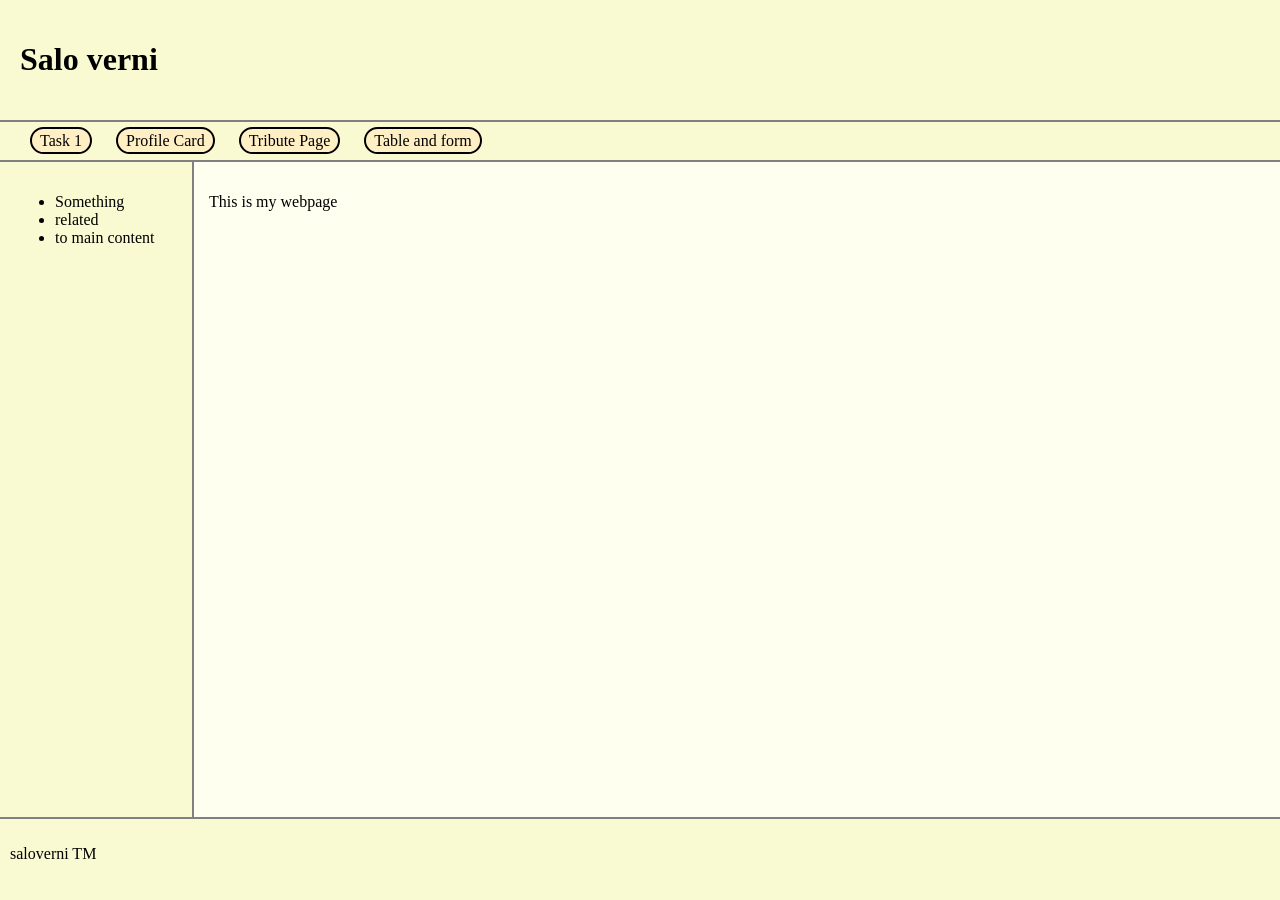
<file: index.html>
<!DOCTYPE html>
<html lang="en">

<head>
    <meta charset="UTF-8">
    <meta name="viewport" content="width=device-width, initial-scale=1">
    <title>layout</title>
    <link href="css/layout.css" rel="stylesheet">
</head>

<body>
    <header>
        <h1>Salo verni</h1>
    </header>

    <nav>
        <span><a href="task1.html">Task 1</a></span>
        <span><a href="profileCard.html">Profile Card</a></span>
        <span><a href="exercise1/index.html">Tribute Page</a></span>
        <span><a href="table.html">Table and form</a></span>
    </nav>

    <div class="wrapper">
        <aside>
            <ul>
                <li>Something</li>
                <li>related</li>
                <li>to main content</li>
            </ul>
        </aside>
        <main>
            <p>This is my webpage</p>
        </main>
    </div>

    <footer>
        <p>saloverni TM</p>
    </footer>
</body>

</html>
</file>
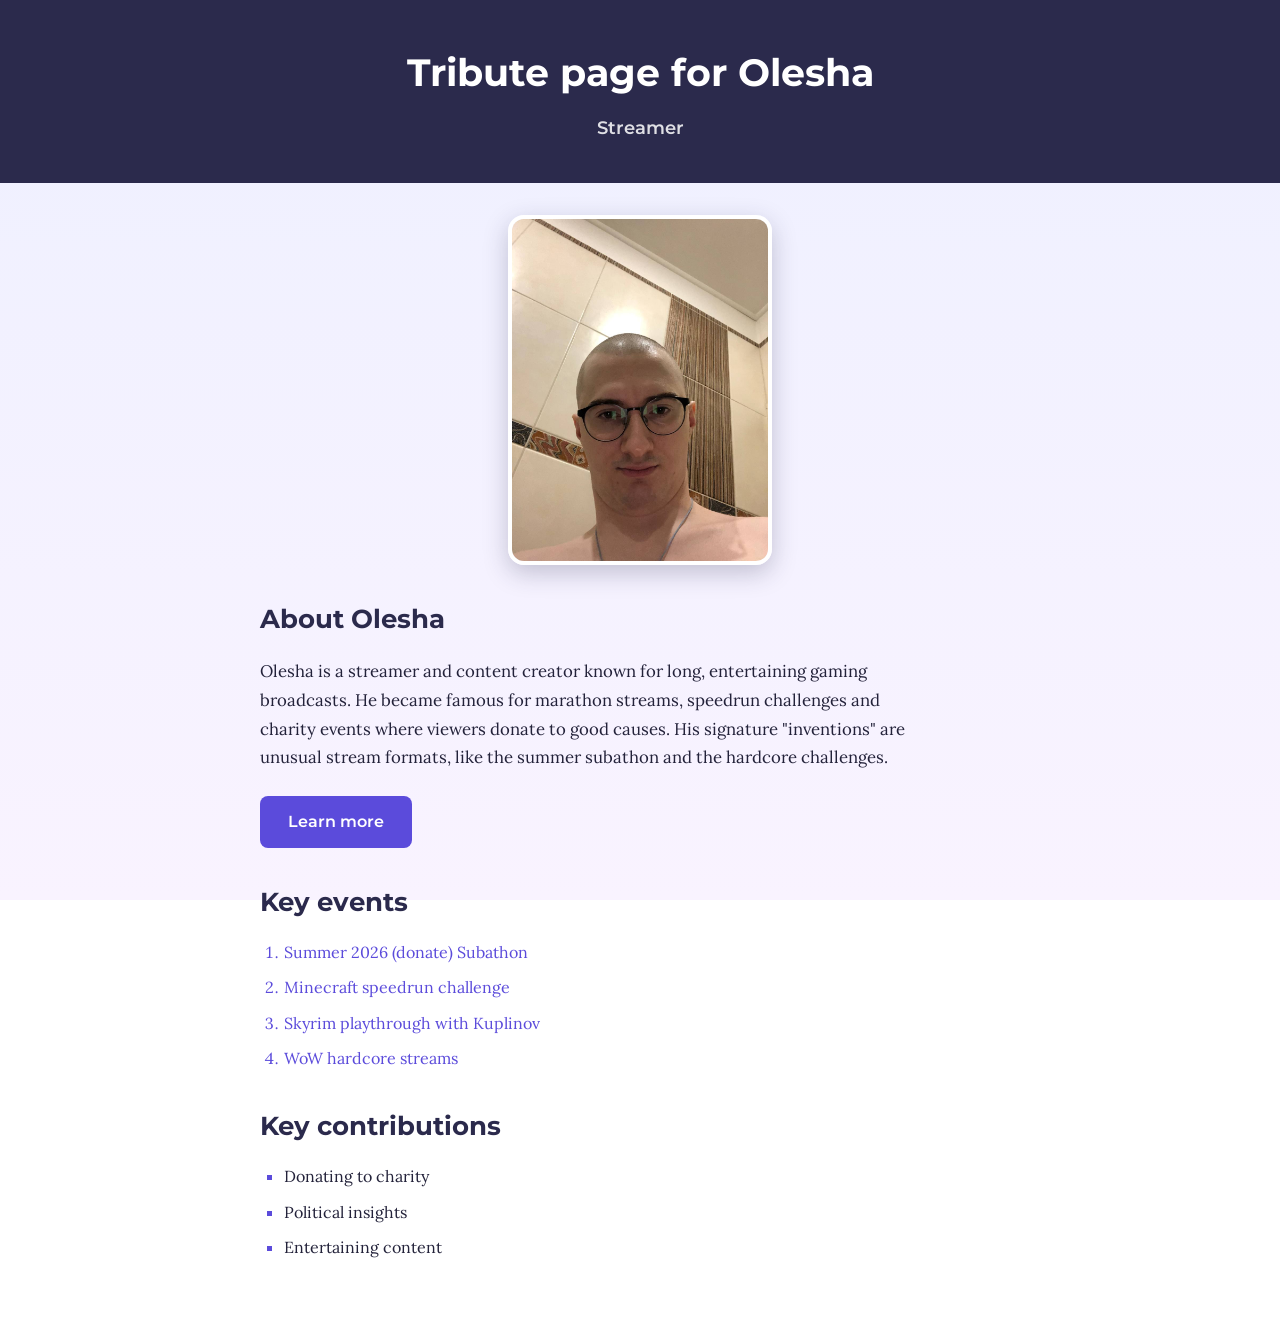
<file: exercise1/index.html>
<!DOCTYPE html>
<html lang="en">

<head>
    <meta charset="UTF-8">
    <meta name="viewport" content="width=device-width, initial-scale=1">
    <title>Tribute page for Olesha</title>

    <!-- Google Fonts: Montserrat (headings) + Lora (text) -->
    <link rel="preconnect" href="https://fonts.googleapis.com">
    <link rel="preconnect" href="https://fonts.gstatic.com" crossorigin>
    <link href="https://fonts.googleapis.com/css2?family=Lora:wght@400;600&family=Montserrat:wght@600;800&display=swap"
        rel="stylesheet">

    <link href="style.css" rel="stylesheet">
</head>

<body>
    <header>
        <h1>Tribute page for Olesha</h1>
        <h3>Streamer</h3>
    </header>

    <div class="content">
        <main>
            <img src="static/olesha.jpg" alt="Portrait of Olesha">

            <h2>About Olesha</h2>
            <p>
                Olesha is a streamer and content creator known for long, entertaining
                gaming broadcasts. He became famous for marathon streams, speedrun challenges and charity events where viewers
                donate to good causes. His signature "inventions" are unusual stream formats,
                like the summer subathon and the hardcore challenges.
            </p>

            <a class="btn" target="_blank"
                href="https://the-sovergon.fandom.com/ru/wiki/%D0%9E%D0%BB%D1%91%D1%88%D0%B0">Learn more</a>
        </main>

        <aside>
            <h2>Key events</h2>
            <ol>
                <li><a href="events/subathon.html">Summer 2026 (donate) Subathon</a></li>
                <li><a href="events/minecraft-speedrun.html">Minecraft speedrun challenge</a></li>
                <li><a href="events/skyrim.html">Skyrim playthrough with Kuplinov</a></li>
                <li><a href="events/wow-hardcore.html">WoW hardcore streams</a></li>
            </ol>

            <h2>Key contributions</h2>
            <ul>
                <li>Donating to charity</li>
                <li>Political insights</li>
                <li>Entertaining content</li>
            </ul>
        </aside>
    </div>
</body>

</html>
</file>
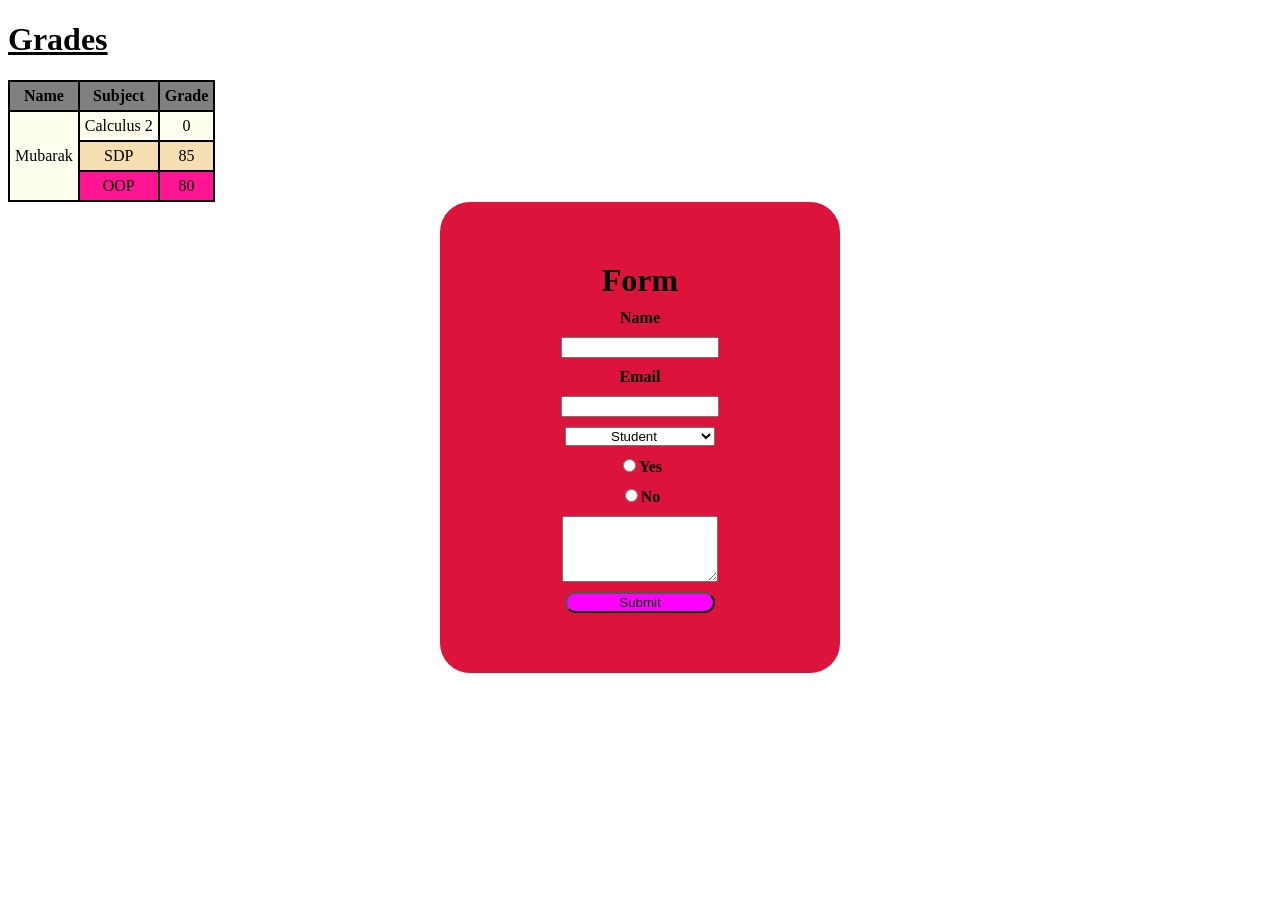
<file: table.html>
<!DOCTYPE html>
<html lang="en">

<head>
    <meta charset="UTF-8">
    <meta name="viewport" content="width=device-width, initial-scale=1">
    <title></title>
    <link href="css/table.css" rel="stylesheet">
</head>

<body>
    <h1 id="grades">Grades</h1>
    <table>
        <tr>
            <th>Name</th>
            <th>Subject</th>
            <th>Grade</th>
        </tr>
        <tr>
            <td rowspan="3">Mubarak</td>
            <td>Calculus 2</td>
            <td>0</td>
        </tr>
        <tr>
            <td>SDP</td>
            <td>85</td>
        </tr>
        <tr class="highlight-row">
            <td>OOP</td>
            <td>80</td>
        </tr>
    </table>

    <form>
        <h1 id="form-heading">Form</h1>
        <label for="name-input">Name</label>
        <input type="text" name="name" id="name-input" value="">
        <label for="email-input">Email</label>
        <input type="text" name="email" id="email-input" value="">
        <select>
            <option value="student">Student</option>
            <option value="teacher">Teacher</option>
            <option value="other">Other</option>
        </select>
        <label><input type="radio" name="question" value="Yes">Yes</label>
        <label><input type="radio" id="no" name="question" value="No">No</label>
        <textarea rows="4" cols="50"></textarea>
        <button type="submit">Submit</button>
    </form>
</body>

</html>
</file>
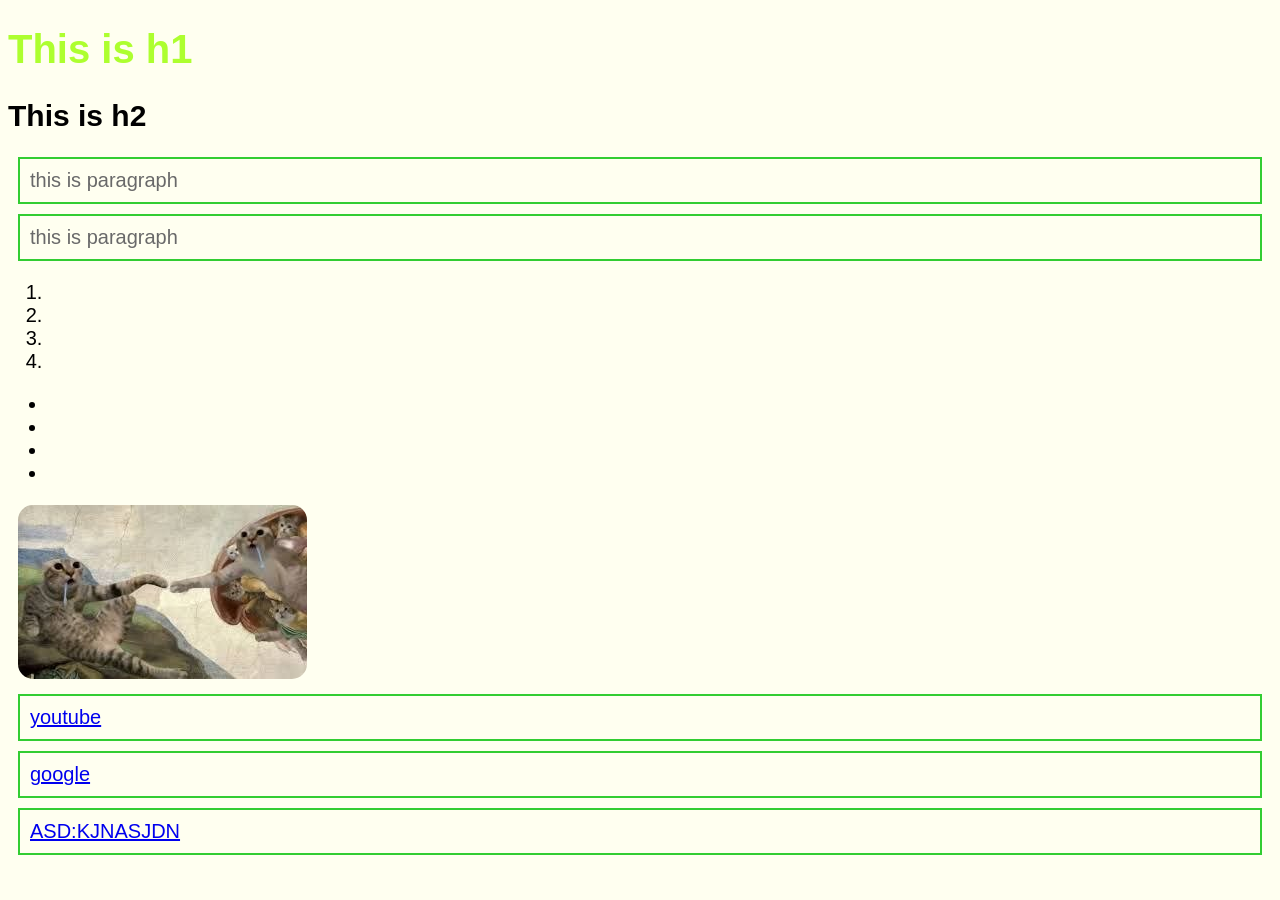
<file: task1.html>
<!DOCTYPE html>
<html lang="en">

<head>
    <meta charset="UTF-8">
    <meta name="viewport" content="width=device-width, initial-scale=1">
    <title></title>
    <link href="css/styles.css" rel="stylesheet">
</head>

<body>
    <h1 id="header1">This is h1</h1>
    <h2>This is h2</h2>
    <p>this is paragraph</p>
    <p>this is paragraph</p>
    <ol>
        <li></li>
        <li></li>
        <li></li>
        <li></li>
    </ol>
    <ul>
        <li></li>
        <li></li>
        <li></li>
        <li></li>
    </ul>

    <img src="cats.jpg" alt="cats touching tips of fingers">

    <p><a class="special" href="https://youtube.com">youtube</a></p>
    <p><a href="https://google.com">google</a></p>
    <p><a href="exercise1/index.html">ASD:KJNASJDN</a></p>
</body>

</html>
</file>
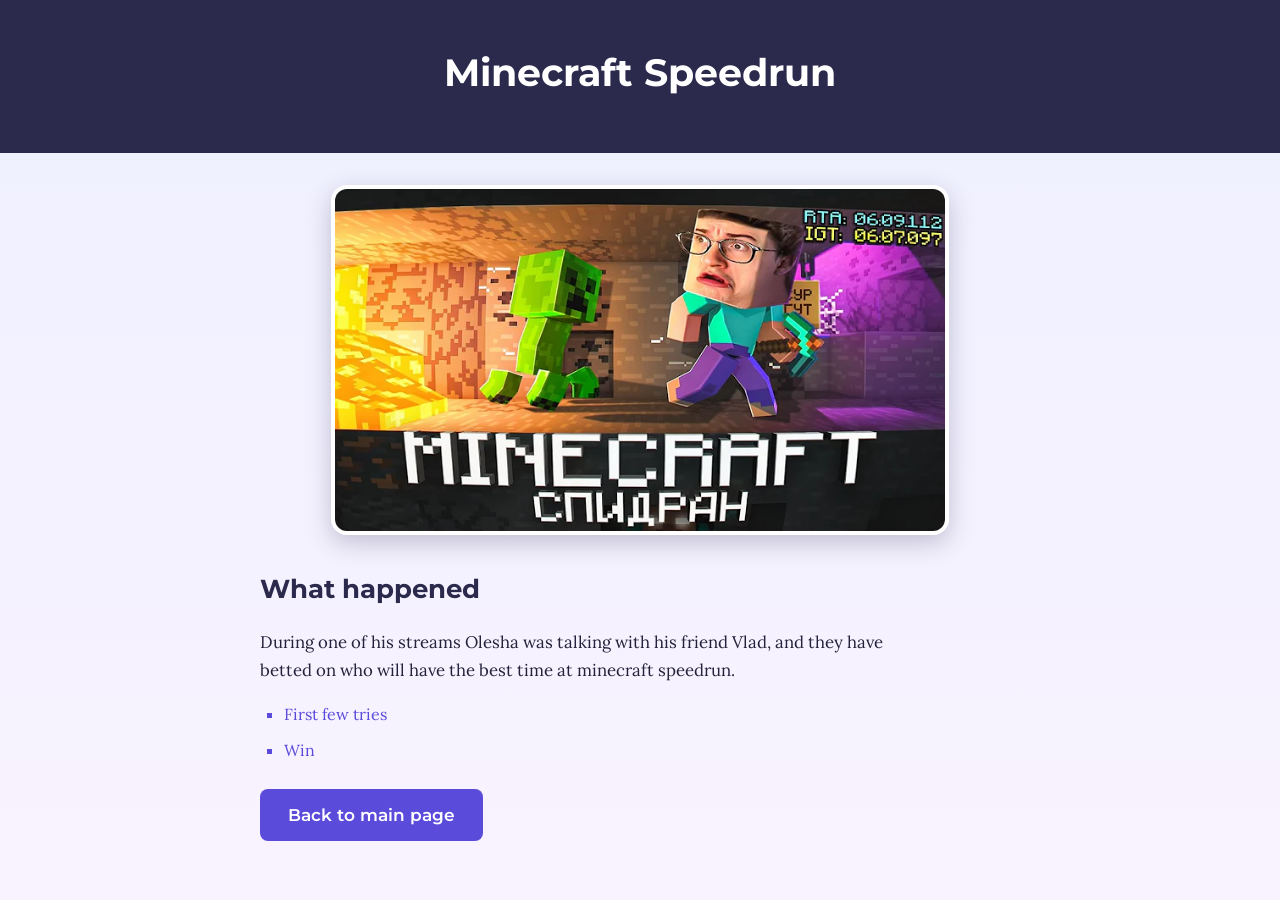
<file: exercise1/events/minecraft-speedrun.html>
<!DOCTYPE html>
<html lang="en">

<head>
    <meta charset="UTF-8">
    <meta name="viewport" content="width=device-width, initial-scale=1">
    <title>Speedrun | Olesha</title>

    <link rel="preconnect" href="https://fonts.googleapis.com">
    <link rel="preconnect" href="https://fonts.gstatic.com" crossorigin>
    <link href="https://fonts.googleapis.com/css2?family=Lora:wght@400;600&family=Montserrat:wght@600;800&display=swap"
        rel="stylesheet">

    <link href="../style.css" rel="stylesheet">
</head>

<body>
    <header>
        <h1>Minecraft Speedrun</h1>
    </header>

    <div class="content">
        <main>
            <a href="https://www.youtube.com/watch?v=2rFDaLF57tM" target="_blank"><img src="../static/speedrun.webp"
                    alt="video preview"></a>

            <h2>What happened</h2>
            <p>
                During one of his streams Olesha was talking with his friend Vlad, and they have betted on who will have
                the best time at minecraft speedrun.
            </p>

            <ul>
                <li><a href="https://www.youtube.com/watch?v=2rFDaLF57tM" target="_blank">First few tries</a></li>
                <li><a href="https://www.youtube.com/watch?v=dONazsfO_kk" target="_blank">Win</a></li>
            </ul>

            <p><a class="btn" href="../index.html">Back to main page</a></p>
        </main>
    </div>
</body>

</html>
</file>
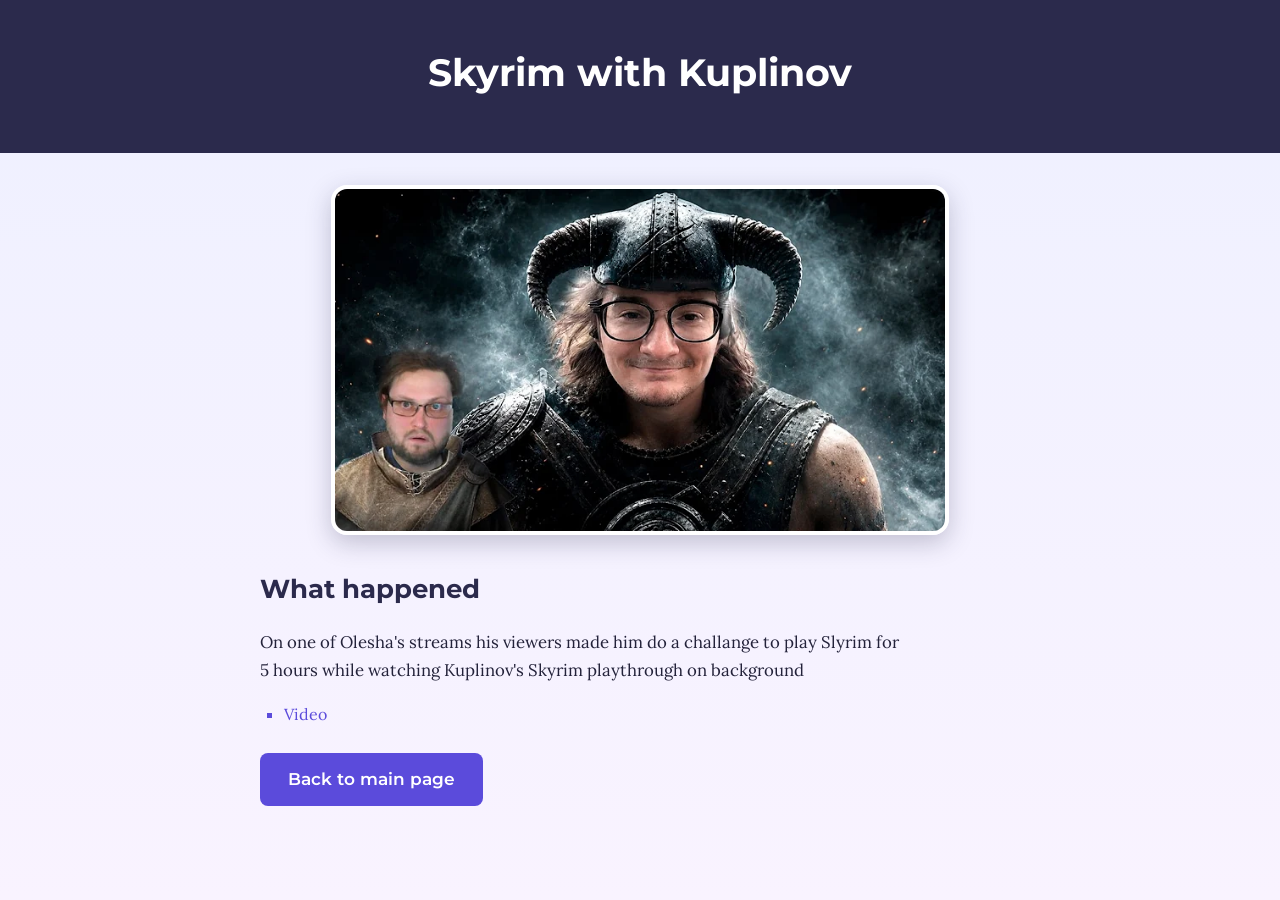
<file: exercise1/events/skyrim.html>
<!DOCTYPE html>
<html lang="en">

<head>
    <meta charset="UTF-8">
    <meta name="viewport" content="width=device-width, initial-scale=1">
    <title>Skyrim | Olesha</title>

    <link rel="preconnect" href="https://fonts.googleapis.com">
    <link rel="preconnect" href="https://fonts.gstatic.com" crossorigin>
    <link href="https://fonts.googleapis.com/css2?family=Lora:wght@400;600&family=Montserrat:wght@600;800&display=swap"
        rel="stylesheet">

    <link href="../style.css" rel="stylesheet">
</head>

<body>
    <header>
        <h1>Skyrim with Kuplinov</h1>
    </header>

    <div class="content">
        <a href="https://www.youtube.com/watch?v=KM7DqvH03TU&t=13s" target="_blank"><img src="../static/skyrim.webp"
                alt="video preview"></a>
        <main>
            <h2>What happened</h2>
            <p>
                On one of Olesha's streams his viewers made him do a challange to play Slyrim for 5 hours while watching
                Kuplinov's Skyrim playthrough on background
            </p>
            <ul>
                <li><a href="https://www.youtube.com/watch?v=KM7DqvH03TU&t=13s" target="_blank">Video</a></li>
            </ul>
            <p><a class="btn" href="../index.html">Back to main page</a></p>

        </main>
    </div>
</body>

</html>
</file>
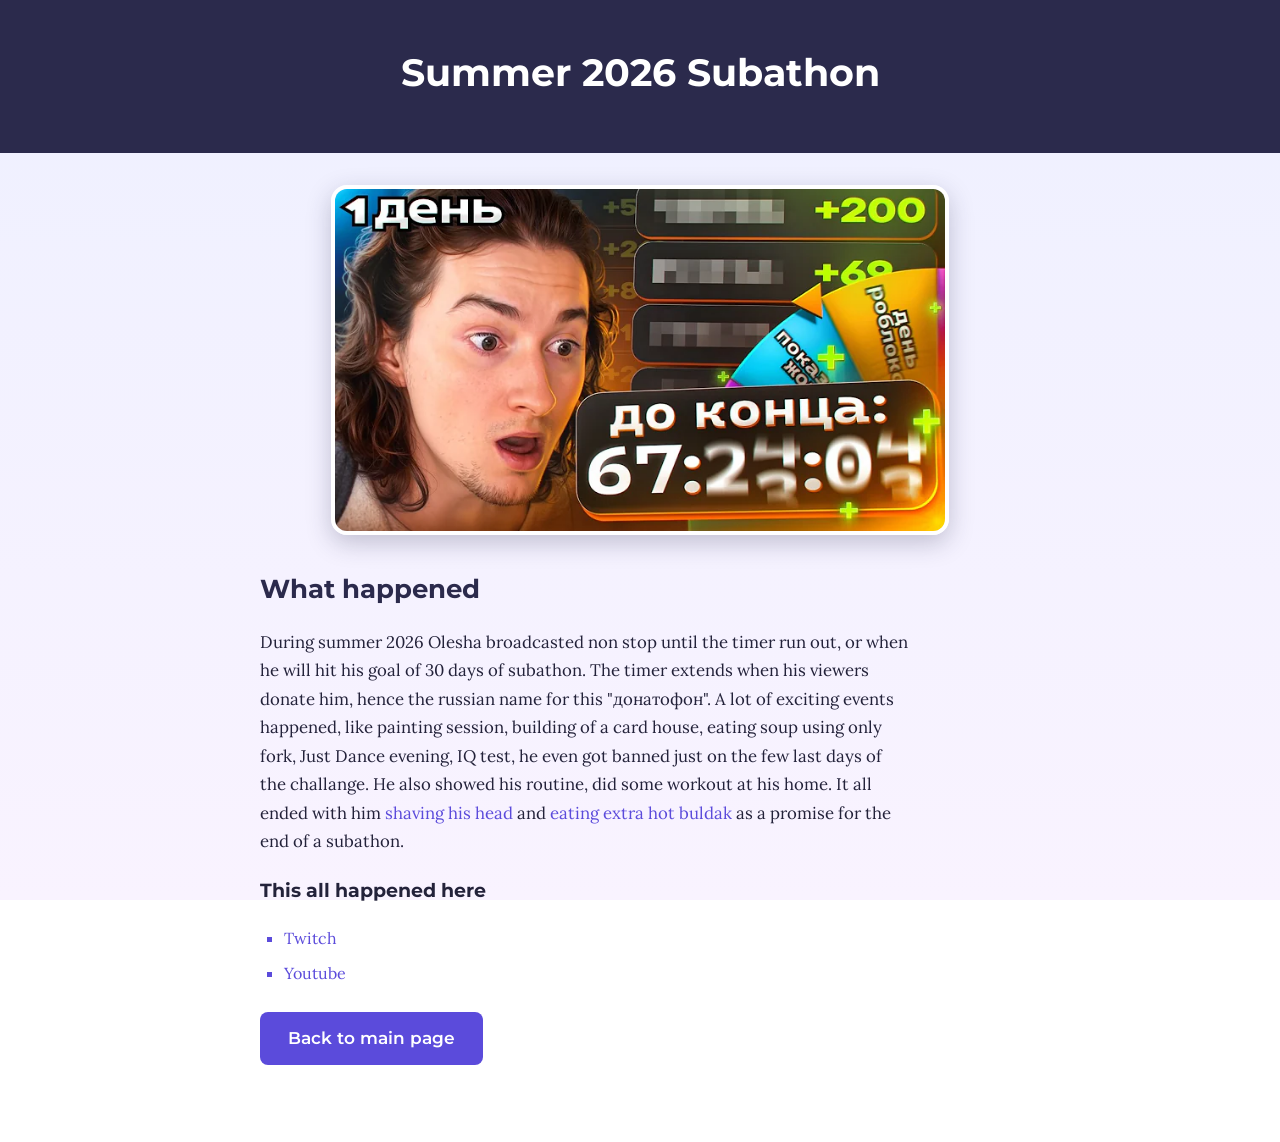
<file: exercise1/events/subathon.html>
<!DOCTYPE html>
<html lang="en">

<head>
    <meta charset="UTF-8">
    <meta name="viewport" content="width=device-width, initial-scale=1">
    <title>Subathon | Olesha</title>

    <link rel="preconnect" href="https://fonts.googleapis.com">
    <link rel="preconnect" href="https://fonts.gstatic.com" crossorigin>
    <link href="https://fonts.googleapis.com/css2?family=Lora:wght@400;600&family=Montserrat:wght@600;800&display=swap"
        rel="stylesheet">

    <link href="../style.css" rel="stylesheet">
</head>

<body>
    <header>
        <h1>Summer 2026 Subathon</h1>
    </header>

    <div class="content">
        <main>
            <a href="https://www.youtube.com/watch?v=PWOpZke_e1Y" target="_blank"><img src="../static/subathon.webp"
                    alt="video preview">
            </a>
            <h2>What happened</h2>
            <p>
                During summer 2026 Olesha broadcasted non stop until the timer run out, or when he will hit his goal of
                30 days of subathon. The timer extends when his viewers donate him, hence the russian name for this
                "донатофон". A lot of exciting events happened, like painting session, building of a card house, eating
                soup using only fork, Just Dance evening, IQ test, he even got banned just on the few last days of the
                challange. He also showed his routine, did some workout at his home. It all ended with him
                <a href="https://www.youtube.com/live/3jlpkIhTdOk?si=efneWe-hitYgaM38&t=11357" target="_blank">shaving
                    his head</a> and
                <a href="https://www.youtube.com/live/3jlpkIhTdOk?si=G5bdYolh03u9SCT6&t=15605" target="_blank">eating
                    extra hot buldak</a> as a promise for the end of a subathon.
            </p>

            <h3>This all happened here</h3>
            <ul>
                <li><a href="https://www.twitch.tv/olesha" target="_blank">Twitch</a></li>
                <li><a href="https://www.youtube.com/@oleshacuts" target="_blank">Youtube</a></li>
            </ul>

            <p><a class="btn" href="../index.html">Back to main page</a></p>
        </main>
    </div>
</body>

</html>
</file>
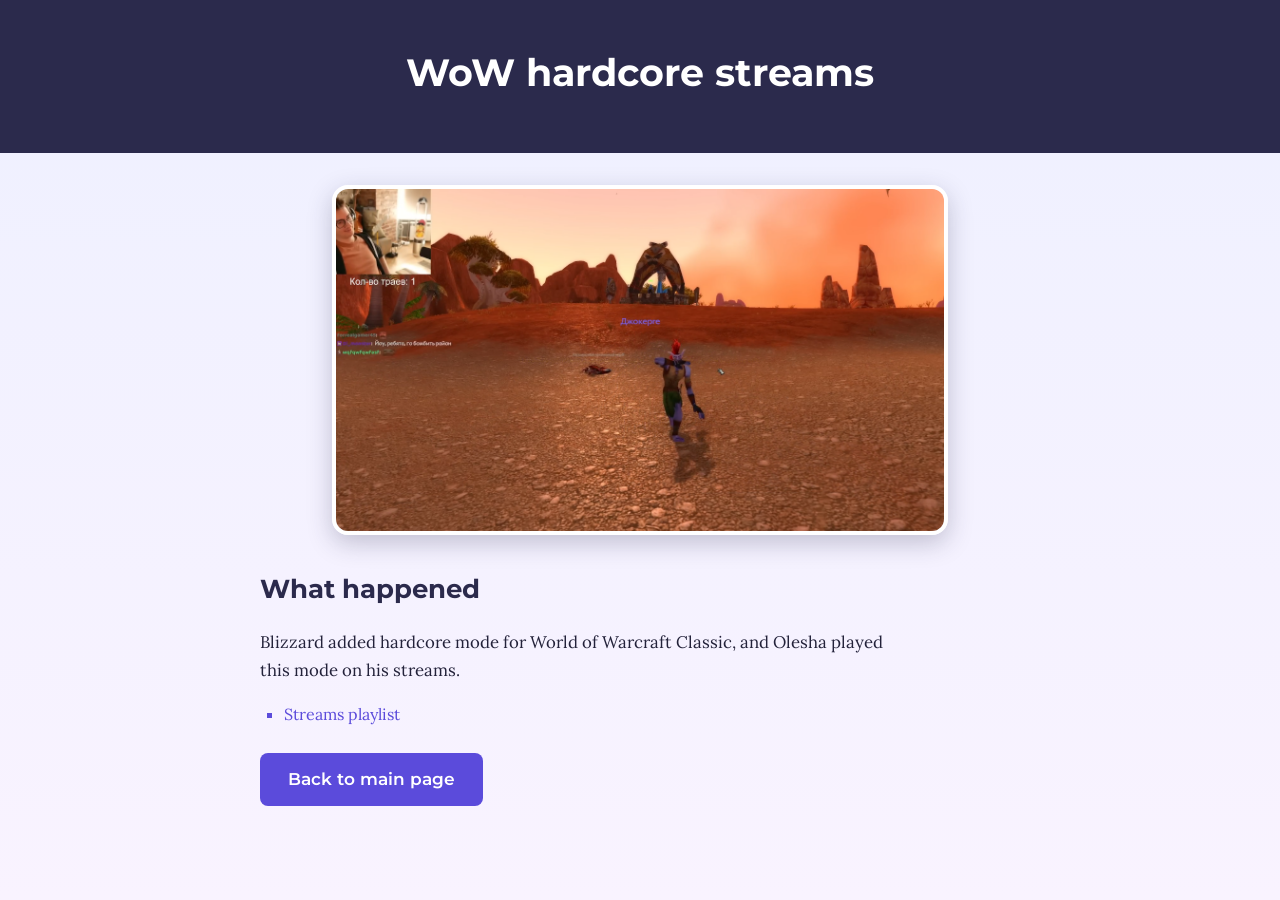
<file: exercise1/events/wow-hardcore.html>
<!DOCTYPE html>
<html lang="en">

<head>
    <meta charset="UTF-8">
    <meta name="viewport" content="width=device-width, initial-scale=1">
    <title>WoW | Olesha</title>

    <link rel="preconnect" href="https://fonts.googleapis.com">
    <link rel="preconnect" href="https://fonts.gstatic.com" crossorigin>
    <link href="https://fonts.googleapis.com/css2?family=Lora:wght@400;600&family=Montserrat:wght@600;800&display=swap"
        rel="stylesheet">

    <link href="../style.css" rel="stylesheet">
</head>

<body>
    <header>
        <h1>WoW hardcore streams</h1>
    </header>

    <div class="content">
        <main>
            <img src="../static/wow.png" alt="">
            <h2>What happened</h2>
            <p>
                Blizzard added hardcore mode for World of Warcraft Classic, and Olesha played this mode on his streams.
            </p>

            <ul>
                <li><a href="https://www.youtube.com/watch?v=sPlTAqliEpY&list=PLH7NEJ6MnRWT2XoVOLEijJ8C-gM6OaZ5d"
                        target="_blank">Streams playlist</a></li>
            </ul>

            <p><a class="btn" href="../index.html">Back to main page</a></p>
        </main>
    </div>
</body>

</html>
</file>
<file: css/layout.css>
* {
    box-sizing: border-box;
}

body {
    margin: 0px;
    padding: 0;
    background-color: #fafad2;
}

header {
    background-color: #fafad2;
    border-bottom: 2px solid gray;
    color: black;
    padding: 20px;
}

nav {
    background-color: #fafad2;
    color: black;
    padding: 10px;
    border-bottom: 2px solid gray;
}

nav span {
    padding-left: 20px;
}

nav a {
    text-decoration: none;
    padding: 3px 8px;
    border: 2px solid black;
    border-radius: 30px;
    color: black;
    background-color: #ffefc4;
    transition: all 0.2s ease;
}

nav a:hover {
    color: silver;
}


aside {
    float: left;
    background-color: #fafad2;
    width: 15%;
    padding: 15px;
}

main {
    float: right;
    background-color: ivory;
    width: 85%;
    padding: 15px;
    border-left: 2px solid gray;
}

main,
aside {
    min-height: calc(100vh - 129.633px - 41.4667px - 73.4666px);

}

.wrapper {
    overflow: hidden;
}

footer {
    background-color: lightgoldenrodyellow;
    border-top: 2px solid gray;
    padding: 10px;
}
</file>
<file: exercise1/style.css>
:root {
    --bg-top: #eef0ff;
    --bg-bottom: #f9f3ff;
    --header-bg: #2b2a4c;
    --header-text: #ffffff;
    --text: #23223a;
    --accent: #5b4bdb;
    --accent-dark: #3f31b0;
}

* {
    box-sizing: border-box;
}

body {
    margin: 0;
    font-family: "Lora", serif;
    color: var(--text);
    line-height: 1.7;
    background: linear-gradient(to bottom, var(--bg-top), var(--bg-bottom));
    background-attachment: fixed;
}

header {
    background-color: var(--header-bg);
    color: var(--header-text);
    padding: 40px 20px;
    text-align: center;
}

header h1 {
    margin: 0 0 8px;
    font-size: 2.4rem;
}

header h3 {
    margin: 0;
    font-weight: 600;
    font-size: 1.1rem;
    opacity: 0.85;
}

.content {
    max-width: 800px;
    margin: 0 auto;
    padding: 32px 20px 60px;
}

h1,
h2,
h3 {
    font-family: "Montserrat", sans-serif;
}

h2 {
    font-size: 1.6rem;
    margin: 32px 0 12px;
    color: var(--header-bg);
}

p {
    font-size: 1.05rem;
    max-width: 65ch;
}

img {
    display: block;
    max-height: 350px;
    max-width: 100%;
    margin: 0 auto;
    border-radius: 16px;
    border: 4px solid #ffffff;
    box-shadow: 0 8px 24px rgba(43, 42, 76, 0.25);
}

ol {
    list-style-type: decimal;
    padding-left: 24px;
}

ul {
    list-style-type: square;
    padding-left: 24px;
}

li {
    margin-bottom: 8px;
}

li::marker {
    color: var(--accent);
}

a {
    color: var(--accent);
    text-decoration: none;
    border-bottom: 1px solid transparent;
}

a:hover {
    color: var(--accent-dark);
    border-bottom-color: var(--accent-dark);
}

.btn {
    display: inline-block;
    padding: 12px 28px;
    margin-top: 8px;
    background-color: var(--accent);
    color: #ffffff;
    font-family: "Montserrat", sans-serif;
    font-weight: 600;
    border-radius: 8px;
    border: none;
    transition: background-color 0.2s, transform 0.2s;
}

.btn:hover {
    background-color: var(--accent-dark);
    color: #ffffff;
    transform: translateY(-2px);
}
</file>
<file: css/table.css>
th {
    background-color: gray;
}

th,
td,
table {
    border: 2px solid #000;
    padding: 5px;
    border-collapse: collapse;
    text-align: center;
}


tr:nth-child(odd) {
    background-color: wheat;
}

tr:nth-child(even) {
    background-color: ivory;
}

tr.highlight-row {
    background-color: deeppink;
}

#grades {
    text-decoration: underline;
}


form {
    width: 100%;
    max-width: 300px;
    margin: 0 auto;
    background-color: crimson;
    padding: 50px;
    border-radius: 30px;
}

label {
    font-weight: bold;
}

label,
#form-heading,
input:not([type="radio"]):not([type="checkbox"]),
select,
textarea,
button {
    display: block;
    width: 100%;
    max-width: 150px;
    margin: 0 auto;
    text-align: center;
    margin-top: 10px;
    margin-bottom: 10px;
}


button {
    background-color: magenta;
    border-radius: 25px;

}

button:hover {
    background-color: maroon;
    transition: all 0.2s ease;
}
</file>
<file: css/styles.css>
body {
    background: ivory;
    font-family: 'Franklin Gothic Medium', 'Arial Narrow', Arial, sans-serif;
    font-size: 20px;
}

p {
    color: dimgray;
    margin: 10px;
    padding: 10px;
    border: 2px solid limegreen;
}

img {
    border-radius: 15px;
    max-width: 500px;
}

img {
    margin-left: 10px;
}

a:hover {
    color: limegreen;
}

.special:hover {
    color: red;
}

#header1 {
    color: greenyellow;
}
</file>
